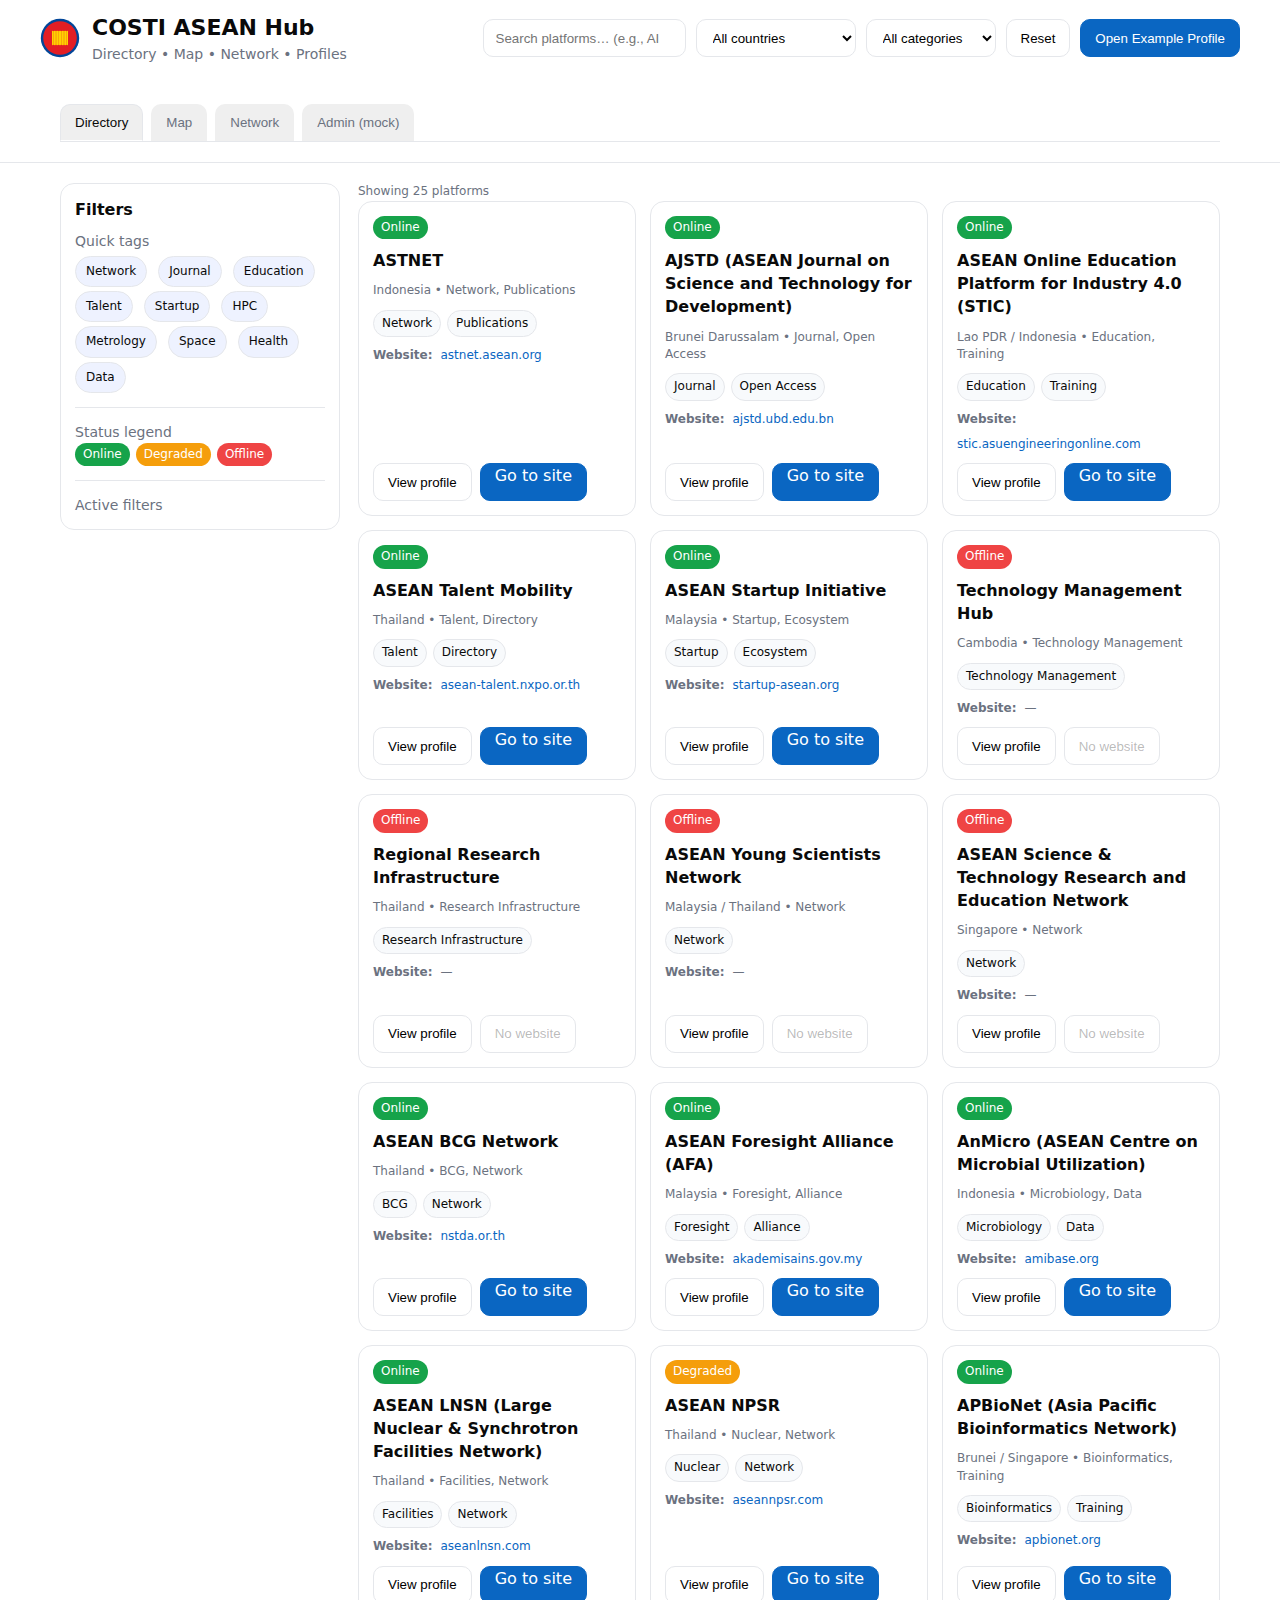
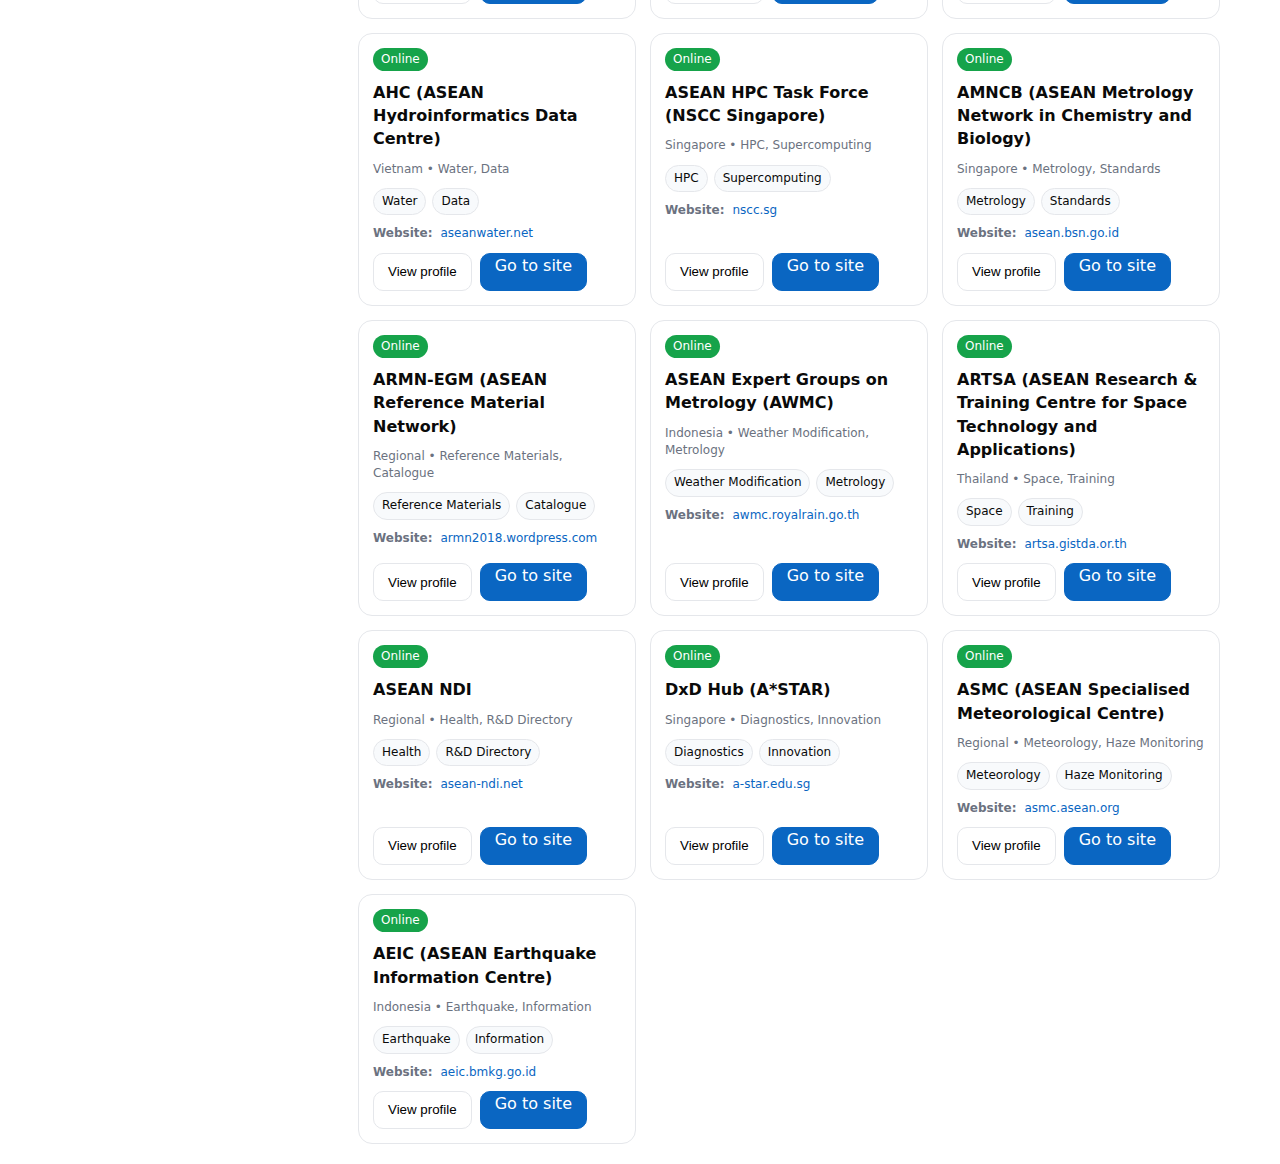
<file: costi_asean_hub_uiux_mockup_v_1.html>
<!DOCTYPE html>
<html lang="en">
<head>
<meta charset="utf-8" />
<meta name="viewport" content="width=device-width, initial-scale=1" />
<title>COSTI ASEAN Hub – UI/UX Mockup v0.1</title>
<style>
  :root{
    --bg:#ffffff; --text:#0a0a0a; --muted:#6b7280; --accent:#0a66c2; --accent-2:#0b9;
    --ok:#16a34a; --warn:#f59e0b; --bad:#ef4444; --card:#ffffff; --line:#e5e7eb; --chip:#eef2ff;
  }
  *{box-sizing:border-box}
  body{margin:0;background:var(--bg);color:var(--text);font:16px/1.45 system-ui,-apple-system,Segoe UI,Roboto,Helvetica,Arial,"Apple Color Emoji","Segoe UI Emoji"}
  .container{max-width:1200px;margin:auto;padding:20px}
  header{position:sticky;top:0;background:var(--bg);border-bottom:1px solid var(--line);z-index:10}
  .brand{display:flex;align-items:center;gap:12px}
  .logo{width:40px;height:40px;border-radius:10px;background:linear-gradient(135deg,var(--accent),var(--accent-2));}
  h1{font-size:22px;margin:0}
  .sub{color:var(--muted);font-size:14px}
  .topbar{display:flex;justify-content:space-between;align-items:center;gap:16px;padding:12px 0}
  .controls{display:flex;flex-wrap:wrap;gap:10px;align-items:center}
  input[type="search"], select{height:38px;padding:0 12px;border:1px solid var(--line);border-radius:10px;background:#fff}
  .btn{height:38px;padding:0 14px;border-radius:10px;border:1px solid var(--line);background:#fff;cursor:pointer}
  .btn.primary{background:var(--accent);border-color:var(--accent);color:#fff}
  .tabs{display:flex;gap:8px;border-bottom:1px solid var(--line);margin-top:8px}
  .tab{padding:10px 14px;border:1px solid transparent;border-top-left-radius:10px;border-top-right-radius:10px;cursor:pointer;color:var(--muted)}
  .tab.active{border-color:var(--line);border-bottom-color:var(--bg);color:var(--text)}
  main{padding-top:14px}
  .grid{display:grid;grid-template-columns:280px 1fr;gap:18px}
  aside{border:1px solid var(--line);border-radius:14px;padding:14px;position:sticky;top:76px;height:fit-content;background:#fff}
  aside h3{margin:0 0 10px 0;font-size:16px}
  .chip{display:inline-flex;align-items:center;padding:6px 10px;border-radius:999px;background:var(--chip);border:1px solid var(--line);font-size:12px;margin:4px 6px 0 0}
  .cards{display:grid;grid-template-columns:repeat(3,1fr);gap:14px}
  .card{border:1px solid var(--line);border-radius:14px;background:var(--card);padding:14px;display:flex;flex-direction:column;gap:10px}
  .card h4{margin:0;font-size:16px}
  .meta{display:flex;flex-wrap:wrap;gap:6px;color:var(--muted);font-size:12px}
  .tags{display:flex;flex-wrap:wrap;gap:6px}
  .tag{font-size:12px;padding:4px 8px;border-radius:999px;background:#f8fafc;border:1px solid var(--line)}
  .status{font-size:12px;padding:3px 8px;border-radius:999px;color:#fff}
  .s-ok{background:var(--ok)}
  .s-warn{background:var(--warn)}
  .s-bad{background:var(--bad)}
  .card .actions{display:flex;gap:8px;margin-top:auto}
  .section{border:1px solid var(--line);border-radius:14px;padding:14px;background:#fff}
  .section h3{margin:0 0 8px 0}
  /* Map placeholder */
  .map{width:100%;height:360px;border-radius:12px;border:1px dashed var(--line);position:relative;background:repeating-linear-gradient(45deg,#fafafa,#fafafa 10px,#f5f5f5 10px,#f5f5f5 20px)}
  .pin{position:absolute;width:10px;height:10px;background:var(--accent);border-radius:999px;box-shadow:0 0 0 3px rgba(10,102,194,.15)}
  .pin::after{content:attr(data-label);position:absolute;left:12px;top:-4px;background:#fff;border:1px solid var(--line);padding:2px 6px;border-radius:8px;font-size:12px;color:var(--text)}
  /* Network placeholder */
  .net{width:100%;height:360px;border-radius:12px;border:1px dashed var(--line);position:relative;background:#fafafa}
  .node{position:absolute;width:34px;height:34px;border-radius:999px;background:#fff;border:2px solid var(--accent);display:flex;align-items:center;justify-content:center;font-size:12px}
  .edge{position:absolute;height:2px;background:#cbd5e1;transform-origin:left center}
  /* Drawer */
  .drawer{position:fixed;inset:0;background:rgba(0,0,0,.25);display:none;align-items:flex-end}
  .drawer.open{display:flex}
  .panel{background:#fff;width:100%;max-height:80vh;border-top-left-radius:16px;border-top-right-radius:16px;padding:16px 18px;overflow:auto}
  .panel h3{margin:4px 0 10px 0}
  .row{display:flex;gap:12px;flex-wrap:wrap}
  .kpi{min-width:160px;border:1px solid var(--line);border-radius:12px;padding:10px}
  /* Responsive */
  @media (max-width: 1080px){ .cards{grid-template-columns:repeat(2,1fr)} }
  @media (max-width: 820px){ .grid{grid-template-columns:1fr} aside{position:static} .cards{grid-template-columns:1fr} }
  a{color:var(--accent);text-decoration:none}
  a:hover{text-decoration:underline}
  .muted{color:var(--muted)}
  .meta.linkline{gap:8px}
  .logo svg{width:100%;height:100%;display:block;border-radius:8px}
</style>
</head>
<body>
<header>
  <div class="container topbar" aria-label="Global header">
    <div class="brand" aria-label="Brand">
      <div class="logo" role="img" aria-label="ASEAN emblem" style="background:none">
        <svg viewBox="0 0 100 100" xmlns="http://www.w3.org/2000/svg">
          <title>ASEAN emblem (mockup)</title>
          <circle cx="50" cy="50" r="48" fill="#014699"/>
          <circle cx="50" cy="50" r="42" fill="#E31E24"/>
          <g transform="translate(50,50)" fill="#FFD200">
            <rect x="-20" y="-18" width="4" height="36" rx="2"/>
            <rect x="-16" y="-18" width="4" height="36" rx="2"/>
            <rect x="-12" y="-18" width="4" height="36" rx="2"/>
            <rect x="-8" y="-18" width="4" height="36" rx="2"/>
            <rect x="-4" y="-18" width="4" height="36" rx="2"/>
            <rect x="0" y="-18" width="4" height="36" rx="2"/>
            <rect x="4" y="-18" width="4" height="36" rx="2"/>
            <rect x="8" y="-18" width="4" height="36" rx="2"/>
            <rect x="12" y="-18" width="4" height="36" rx="2"/>
            <rect x="16" y="-18" width="4" height="36" rx="2"/>
          </g>
        </svg>
      </div>
      <div>
        <h1>COSTI ASEAN Hub</h1>
        <div class="sub">Directory • Map • Network • Profiles</div>
      </div>
    </div>
    <div class="controls" role="group" aria-label="Quick controls">
      <input id="q" type="search" placeholder="Search platforms… (e.g., AI, data, funding)" aria-label="Search" />
      <select id="country" aria-label="Filter by country">
        <option value="">All countries</option>
        <option>Thailand</option><option>Singapore</option><option>Malaysia</option><option>Indonesia</option><option>Viet Nam</option><option>Philippines</option><option>Brunei Darussalam</option><option>Cambodia</option><option>Lao PDR</option><option>Myanmar</option>
      </select>
      <select id="category" aria-label="Filter by category">
        <option value="">All categories</option>
        <option>Network</option><option>Journal</option><option>Education</option><option>Talent</option><option>Startup</option><option>Facilities</option><option>Nuclear</option><option>Bioinformatics</option><option>Water</option><option>HPC</option><option>Metrology</option><option>Space</option><option>Health</option><option>Diagnostics</option><option>Data</option><option>Standards</option>
      </select>
      <button class="btn" id="reset">Reset</button>
      <button class="btn primary" id="open-drawer" aria-expanded="false">Open Example Profile</button>
    </div>
  </div>
  <div class="container">
    <nav class="tabs" aria-label="Primary views">
      <button class="tab active" data-tab="directory">Directory</button>
      <button class="tab" data-tab="map">Map</button>
      <button class="tab" data-tab="network">Network</button>
      <button class="tab" data-tab="admin">Admin (mock)</button>
    </nav>
  </div>
</header>

<main class="container">
  <div id="view-directory" class="view">
    <div class="grid">
      <aside aria-label="Filters">
        <h3>Filters</h3>
        <div class="sub">Quick tags</div>
        <div>
          <span class="chip" data-quick="Network">Network</span>
          <span class="chip" data-quick="Journal">Journal</span>
          <span class="chip" data-quick="Education">Education</span>
          <span class="chip" data-quick="Talent">Talent</span>
          <span class="chip" data-quick="Startup">Startup</span>
          <span class="chip" data-quick="HPC">HPC</span>
          <span class="chip" data-quick="Metrology">Metrology</span>
          <span class="chip" data-quick="Space">Space</span>
          <span class="chip" data-quick="Health">Health</span>
          <span class="chip" data-quick="Data">Data</span>
        </div>
        <hr style="border:none;border-top:1px solid var(--line);margin:14px 0">
        <div class="sub">Status legend</div>
        <div class="meta" aria-hidden="true">
          <span class="status s-ok">Online</span>
          <span class="status s-warn">Degraded</span>
          <span class="status s-bad">Offline</span>
        </div>
        <hr style="border:none;border-top:1px solid var(--line);margin:14px 0">
        <div class="sub">Active filters</div>
        <div id="activeFilters" class="tags"></div>
      </aside>
      <section>
        <div class="meta" id="resultCount">Showing 0 platforms</div>
        <div class="cards" id="cards"></div>
      </section>
    </div>
  </div>

  <div id="view-map" class="view" style="display:none">
    <section class="section">
      <h3>Map View (mock)</h3>
      <div class="map" aria-label="Map placeholder">
        <div class="pin" style="left:52%;top:46%" data-label="Thailand (6)"></div>
        <div class="pin" style="left:57%;top:51%" data-label="Malaysia (3)"></div>
        <div class="pin" style="left:60%;top:48%" data-label="Singapore (2)"></div>
        <div class="pin" style="left:48%;top:52%" data-label="Myanmar (1)"></div>
        <div class="pin" style="left:66%;top:45%" data-label="Philippines (2)"></div>
        <div class="pin" style="left:64%;top:43%" data-label="Viet Nam (3)"></div>
        <div class="pin" style="left:55%;top:44%" data-label="Lao PDR (1)"></div>
        <div class="pin" style="left:59%;top:54%" data-label="Indonesia (4)"></div>
        <div class="pin" style="left:62%;top:50%" data-label="Brunei (1)"></div>
        <div class="pin" style="left:58%;top:47%" data-label="Cambodia (2)"></div>
      </div>
      <p class="sub" style="margin-top:10px">Note: Static mock. Real map would use MapLibre/Leaflet with clustering & filters.</p>
    </section>
  </div>

  <div id="view-network" class="view" style="display:none">
    <section class="section">
      <h3>Network View (mock)</h3>
      <div class="net" aria-label="Network placeholder" id="net"></div>
      <p class="sub" style="margin-top:10px">Note: Static mock. Real view would use force-directed layout + filters by relation type.</p>
    </section>
  </div>

  <div id="view-admin" class="view" style="display:none">
    <section class="section">
      <h3>Admin Console (mock)</h3>
      <div class="row">
        <div class="kpi"><div class="sub">Submissions pending</div><div style="font-size:28px;font-weight:800">3</div></div>
        <div class="kpi"><div class="sub">Link errors (24h)</div><div style="font-size:28px;font-weight:800;color:var(--bad)">2</div></div>
        <div class="kpi"><div class="sub">Metadata completeness</div><div style="font-size:28px;font-weight:800">84%</div></div>
      </div>
      <ul>
        <li>Approve/Reject new platform submissions</li>
        <li>Re-index search, manage categories & tags</li>
        <li>Set link-health schedule & thresholds</li>
      </ul>
    </section>
  </div>
</main>

<!-- Drawer: Platform Profile (example) -->
<div class="drawer" id="drawer" role="dialog" aria-modal="true" aria-labelledby="profileTitle">
  <div class="panel">
    <div class="row" style="justify-content:space-between;align-items:center">
      <h3 id="profileTitle">ASEAN STI Hub (Example Profile)</h3>
      <button class="btn" id="close-drawer" aria-label="Close">Close</button>
    </div>
    <div class="meta">Country: Thailand • Category: Research, Data Catalog • Status: <span class="status s-ok">Online</span></div>
    <p>Regional hub for science, technology and innovation content. Deep links to news, events, and API docs.</p>
    <div class="row">
      <div class="kpi"><div class="sub">Last checked</div><div style="font-weight:700">2025‑09‑19 09:00</div></div>
      <div class="kpi"><div class="sub">30‑day clicks</div><div style="font-weight:700">1,264</div></div>
      <div class="kpi"><div class="sub">Feeds</div><div style="font-weight:700">News, Events</div></div>
    </div>
    <h4>Deep Links</h4>
    <ul>
      <li><a href="#" aria-label="Open site" onclick="event.preventDefault()">Main website</a></li>
      <li><a href="#" onclick="event.preventDefault()">News feed (JSON)</a></li>
      <li><a href="#" onclick="event.preventDefault()">Events (ICS)</a></li>
      <li><a href="#" onclick="event.preventDefault()">API docs</a></li>
    </ul>
  </div>
</div>

<script>
// --- Mock data ---
const platforms = [
  {name:"ASTNET", country:"Indonesia", url:"https://astnet.asean.org", categories:["Network","Publications"], status:"online"},
  {name:"AJSTD (ASEAN Journal on Science and Technology for Development)", country:"Brunei Darussalam", url:"https://ajstd.ubd.edu.bn", categories:["Journal","Open Access"], status:"online"},
  {name:"ASEAN Online Education Platform for Industry 4.0 (STIC)", country:"Lao PDR / Indonesia", url:"https://stic.asuengineeringonline.com", categories:["Education","Training"], status:"online"},
  {name:"ASEAN Talent Mobility", country:"Thailand", url:"https://asean-talent.nxpo.or.th/home", categories:["Talent","Directory"], status:"online"},
  {name:"ASEAN Startup Initiative", country:"Malaysia", url:"https://startup-asean.org", categories:["Startup","Ecosystem"], status:"online"},
  {name:"Technology Management Hub", country:"Cambodia", url:"", categories:["Technology Management"], status:"offline"},
  {name:"Regional Research Infrastructure", country:"Thailand", url:"", categories:["Research Infrastructure"], status:"offline"},
  {name:"ASEAN Young Scientists Network", country:"Malaysia / Thailand", url:"", categories:["Network"], status:"offline"},
  {name:"ASEAN Science & Technology Research and Education Network", country:"Singapore", url:"", categories:["Network"], status:"offline"},
  {name:"ASEAN BCG Network", country:"Thailand", url:"https://www.nstda.or.th/en/about-asean-bcg-network.html", categories:["BCG","Network"], status:"online"},
  {name:"ASEAN Foresight Alliance (AFA)", country:"Malaysia", url:"https://www.akademisains.gov.my/ar22/asean-foresight-alliance-afa/", categories:["Foresight","Alliance"], status:"online"},
  {name:"AnMicro (ASEAN Centre on Microbial Utilization)", country:"Indonesia", url:"https://amibase.org", categories:["Microbiology","Data"], status:"online"},
  {name:"ASEAN LNSN (Large Nuclear & Synchrotron Facilities Network)", country:"Thailand", url:"https://aseanlnsn.com/", categories:["Facilities","Network"], status:"online"},
  {name:"ASEAN NPSR", country:"Thailand", url:"https://aseannpsr.com", categories:["Nuclear","Network"], status:"degraded"},
  {name:"APBioNet (Asia Pacific Bioinformatics Network)", country:"Brunei / Singapore", url:"http://www.apbionet.org", categories:["Bioinformatics","Training"], status:"online"},
  {name:"AHC (ASEAN Hydroinformatics Data Centre)", country:"Vietnam", url:"https://www.aseanwater.net/", categories:["Water","Data"], status:"online"},
  {name:"ASEAN HPC Task Force (NSCC Singapore)", country:"Singapore", url:"https://www.nscc.sg/", categories:["HPC","Supercomputing"], status:"online"},
  {name:"AMNCB (ASEAN Metrology Network in Chemistry and Biology)", country:"Singapore", url:"https://asean.bsn.go.id/", categories:["Metrology","Standards"], status:"online"},
  {name:"ARMN-EGM (ASEAN Reference Material Network)", country:"Regional", url:"https://armn2018.wordpress.com", categories:["Reference Materials","Catalogue"], status:"online"},
  {name:"ASEAN Expert Groups on Metrology (AWMC)", country:"Indonesia", url:"https://awmc.royalrain.go.th/asean/", categories:["Weather Modification","Metrology"], status:"online"},
  {name:"ARTSA (ASEAN Research & Training Centre for Space Technology and Applications)", country:"Thailand", url:"https://artsa.gistda.or.th", categories:["Space","Training"], status:"online"},
  {name:"ASEAN NDI", country:"Regional", url:"http://www.asean-ndi.net", categories:["Health","R&D Directory"], status:"online"},
  {name:"DxD Hub (A*STAR)", country:"Singapore", url:"https://www.a-star.edu.sg/dxdhub/about-dxd-hub", categories:["Diagnostics","Innovation"], status:"online"},
  {name:"ASMC (ASEAN Specialised Meteorological Centre)", country:"Regional", url:"https://asmc.asean.org/home/", categories:["Meteorology","Haze Monitoring"], status:"online"},
  {name:"AEIC (ASEAN Earthquake Information Centre)", country:"Indonesia", url:"https://aeic.bmkg.go.id", categories:["Earthquake","Information"], status:"online"}
];

const cardsEl = document.getElementById('cards');
const qEl = document.getElementById('q');
const countryEl = document.getElementById('country');
const categoryEl = document.getElementById('category');
const resultCountEl = document.getElementById('resultCount');
const activeFiltersEl = document.getElementById('activeFilters');

function statusPill(status){
  const map = {online:'s-ok', degraded:'s-warn', offline:'s-bad'};
  const txt = status.charAt(0).toUpperCase()+status.slice(1);
  return `<span class="status ${map[status]}">${txt}</span>`;
}

function displayDomain(url){
  try { const u = new URL(url); return u.hostname.replace(/^www\./,''); } catch(e){ return url; }
}

function render(){
  const q = qEl.value.trim().toLowerCase();
  const ctry = countryEl.value;
  const cat = categoryEl.value;
  activeFiltersEl.innerHTML = '';
  const chips = [];
  if(q) chips.push(`<span class="tag">q: ${q}</span>`);
  if(ctry) chips.push(`<span class="tag">${ctry}</span>`);
  if(cat) chips.push(`<span class="tag">${cat}</span>`);
  activeFiltersEl.innerHTML = chips.join('');

  const filtered = platforms.filter(p => {
    const matchesQ = !q || `${p.name} ${p.country} ${p.categories.join(' ')}`.toLowerCase().includes(q);
    const matchesC = !ctry || p.country === ctry;
    const matchesCat = !cat || p.categories.includes(cat);
    return matchesQ && matchesC && matchesCat;
  });

  resultCountEl.textContent = `Showing ${filtered.length} platform${filtered.length!==1?'s':''}`;
  cardsEl.innerHTML = filtered.map(p => `
    <article class="card" role="article" aria-label="${p.name}">
      <div class="meta">${statusPill(p.status)}</div>
      <h4>${p.name}</h4>
      <div class="meta">${p.country} • ${p.categories.join(', ')}</div>
      <div class="tags">${p.categories.map(x=>`<span class="tag">${x}</span>`).join('')}</div>
      <div class="meta linkline"><strong>Website:</strong> ${p.url ? '<a href="'+p.url+'" target="_blank" rel="noopener noreferrer">'+displayDomain(p.url)+'</a>' : '<span class="muted">—</span>'}</div>
      <div class="actions">
        <button class="btn" onclick="openDrawer('${p.name}')">View profile</button>
        ${p.url ? '<a class="btn primary" href="'+p.url+'" target="_blank" rel="noopener">Go to site</a>' : '<button class="btn" disabled>No website</button>'}
      </div>
    </article>
  `).join('');
}

qEl.addEventListener('input', render);
countryEl.addEventListener('change', render);
categoryEl.addEventListener('change', render);

document.getElementById('reset').addEventListener('click', ()=>{
  qEl.value=''; countryEl.value=''; categoryEl.value=''; render();
});

document.querySelectorAll('.chip').forEach(ch=>{
  ch.addEventListener('click', ()=>{ categoryEl.value = ch.dataset.quick; render(); });
});

// Tabs
const tabs = document.querySelectorAll('.tab');
const views = {
  directory: document.getElementById('view-directory'),
  map: document.getElementById('view-map'),
  network: document.getElementById('view-network'),
  admin: document.getElementById('view-admin')
};

tabs.forEach(t=>{
  t.addEventListener('click', ()=>{
    tabs.forEach(x=>x.classList.remove('active'));
    t.classList.add('active');
    Object.values(views).forEach(v=>v.style.display='none');
    views[t.dataset.tab].style.display='block';
  });
});

// Drawer
const drawer = document.getElementById('drawer');
function openDrawer(name){
  document.getElementById('profileTitle').textContent = name + ' (Example Profile)';
  drawer.classList.add('open');
  document.getElementById('open-drawer').setAttribute('aria-expanded','true');
}
document.getElementById('open-drawer').addEventListener('click',()=>openDrawer('ASEAN STI Hub'));
document.getElementById('close-drawer').addEventListener('click',()=>{drawer.classList.remove('open');document.getElementById('open-drawer').setAttribute('aria-expanded','false')});
drawer.addEventListener('click', (e)=>{ if(e.target===drawer){ drawer.classList.remove('open'); document.getElementById('open-drawer').setAttribute('aria-expanded','false') }});

// Network mock nodes/edges
(function(){
  const net = document.getElementById('net');
  const nodes = [
    {id:'TH', x:120, y:140, label:'TH'},
    {id:'SG', x:360, y:240, label:'SG'},
    {id:'MY', x:240, y:300, label:'MY'},
    {id:'VN', x:520, y:140, label:'VN'},
    {id:'ID', x:580, y:300, label:'ID'},
    {id:'PH', x:740, y:180, label:'PH'}
  ];
  const edges = [ ['TH','SG'], ['TH','MY'], ['SG','MY'], ['VN','PH'], ['VN','SG'], ['MY','ID'] ];
  // draw edges
  edges.forEach(([a,b])=>{
    const na = nodes.find(n=>n.id===a), nb = nodes.find(n=>n.id===b);
    const dx = nb.x - na.x, dy = nb.y - na.y; const len = Math.hypot(dx,dy);
    const ang = Math.atan2(dy,dx)*180/Math.PI;
    const edge = document.createElement('div'); edge.className='edge';
    edge.style.left = na.x+17+'px'; edge.style.top = na.y+17+'px'; edge.style.width = len+'px'; edge.style.transform = `rotate(${ang}deg)`;
    net.appendChild(edge);
  });
  // draw nodes
  nodes.forEach(n=>{
    const el = document.createElement('div'); el.className='node'; el.style.left=n.x+'px'; el.style.top=n.y+'px'; el.textContent=n.label; net.appendChild(el);
  });
})();

// init
render();
</script>
</body>
</html>
</file>
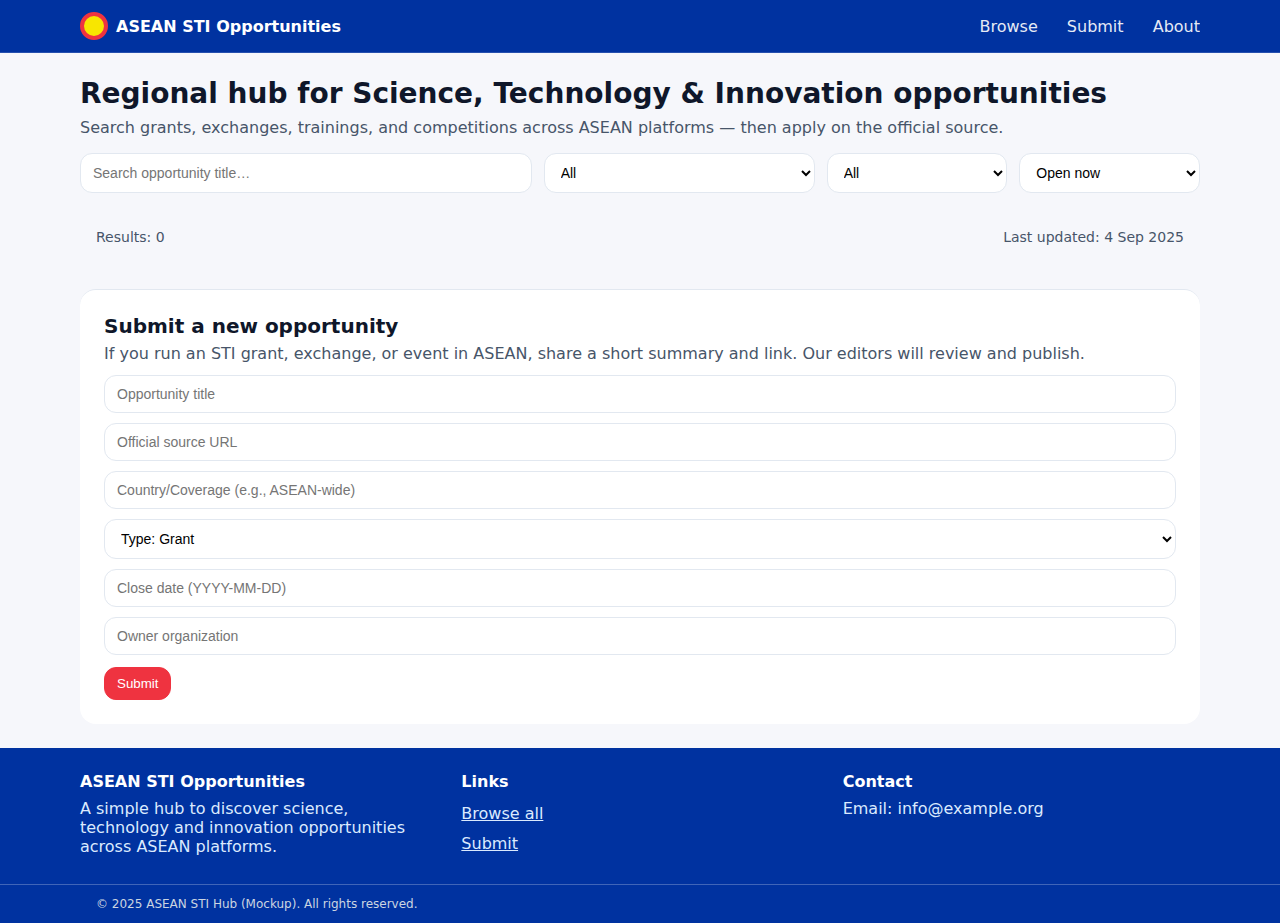
<file: test.html>
<!doctype html>
<html lang="en">
<head>
  <meta charset="utf-8" />
  <meta name="viewport" content="width=device-width, initial-scale=1" />
  <title>ASEAN STI Opportunities Platform — Mockup</title>
  <style>
    :root{
      --blue:#0032A0; --red:#EF3340; --yellow:#F8E600;
      --bg:#F6F7FB; --text:#0F172A; --muted:#475569; --card:#FFFFFF; --border:#E2E8F0;
    }
    *{box-sizing:border-box}
    html,body{height:100%}
    body{margin:0;font-family:ui-sans-serif,system-ui,-apple-system,Segoe UI,Roboto,Ubuntu,Cantarell,Noto Sans,"Helvetica Neue",Arial,"Apple Color Emoji","Segoe UI Emoji";color:var(--text);background:var(--bg)}
    a{color:inherit}
    /* Layout */
    .container{max-width:1120px;margin:0 auto;padding:0 16px}
    header{position:sticky;top:0;z-index:20;background:var(--blue);color:#fff;border-bottom:1px solid rgba(255,255,255,.15)}
    header .bar{display:flex;align-items:center;justify-content:space-between;padding:12px 0}
    nav a{opacity:.9;text-decoration:none;margin-left:24px}
    nav a:hover{color:var(--yellow)}
    .hero{padding:24px 0}
    .hero h1{font-size:clamp(1.25rem,2.5vw,1.75rem);margin:0 0 8px;font-weight:600}
    .hero p{margin:0;color:var(--muted)}
    /* Filters */
    .filters{display:grid;grid-template-columns:1fr;gap:12px;margin-top:16px}
    @media(min-width:768px){.filters{grid-template-columns:5fr 3fr 2fr 2fr}}
    .input,.select{border:1px solid var(--border);background:#fff;border-radius:12px;padding:10px 12px;font-size:14px;width:100%}
    /* Results bar */
    .resultsbar{display:flex;align-items:center;justify-content:space-between;margin:12px 0 16px;color:var(--muted);font-size:14px}
    /* Grid */
    .grid{display:grid;grid-template-columns:repeat(auto-fit,minmax(280px,1fr));gap:16px}
    .card{background:#fff;border:1px solid var(--border);border-radius:16px;padding:16px;box-shadow:0 1px 2px rgba(0,0,0,.04)}
    .card h3{margin:0;font-weight:600;line-height:1.25;max-height:3.2em;overflow:hidden;display:-webkit-box;-webkit-line-clamp:2;-webkit-box-orient:vertical;word-break:break-word}
    .row{display:flex;align-items:flex-start;justify-content:space-between;gap:8px}
    /* Badges */
    .badges{display:flex;flex-wrap:wrap;gap:8px;margin-top:8px;color:#1e293b}
    .badge{border:1px solid var(--blue);color:var(--blue);font-size:12px;border-radius:999px;padding:2px 8px;max-width:100%}
    .badge > span{display:inline-block;max-width:12rem;white-space:nowrap;overflow:hidden;text-overflow:ellipsis;vertical-align:bottom}
    .status{border-color:var(--blue);color:var(--blue)}
    .status.status--warn{border-color:var(--yellow);color:#b98f00}
    .status.status--closed{border-color:#fca5a5;color:#b91c1c}
    .meta{margin-top:10px;color:#334155;font-size:13px}
    .actions{margin-top:12px;display:flex;align-items:center;justify-content:space-between;font-size:13px}
    .btn{border-radius:12px;border:1px solid var(--blue);padding:8px 12px;background:#fff;color:var(--blue);text-decoration:none}
    .btn:hover{background:#eff6ff}
    .btn.primary{background:var(--red);border-color:var(--red);color:#fff}
    .btn.primary:hover{filter:brightness(.95)}
    /* Footer */
    footer{margin-top:24px;background:var(--blue);color:#fff}
    footer .inner{display:grid;gap:24px;padding:24px 0}
    @media(min-width:768px){footer .inner{grid-template-columns:1fr 1fr 1fr}}
    footer .muted{color:#dbeafe}
    .footbar{border-top:1px solid rgba(255,255,255,.25);font-size:12px;color:#cbd5e1;padding:12px 0}
    /* Modal */
    .overlay{position:fixed;inset:0;background:rgba(0,0,0,.4);display:none;align-items:flex-end;justify-content:center;padding:16px}
    @media(min-width:768px){.overlay{align-items:center}}
    .modal{background:#fff;border-radius:16px;max-width:720px;width:100%;max-height:80vh;overflow:auto;border:1px solid var(--border);padding:16px}
    .overlay.show{display:flex}
  </style>
</head>
<body>
  <header>
    <div class="container bar">
      <div style="display:flex;align-items:center;gap:8px">
        <div style="width:28px;height:28px;border-radius:50%;background:var(--yellow);border:4px solid var(--red)"></div>
        <strong>ASEAN STI Opportunities</strong>
      </div>
      <nav>
        <a href="#browse">Browse</a>
        <a href="#submit">Submit</a>
        <a href="#about">About</a>
      </nav>
    </div>
  </header>

  <main>
    <section class="container hero">
      <h1>Regional hub for Science, Technology &amp; Innovation opportunities</h1>
      <p>Search grants, exchanges, trainings, and competitions across ASEAN platforms — then apply on the official source.</p>
      <div class="filters">
        <input id="q" class="input" placeholder="Search opportunity title…" />
        <select id="country" class="select"></select>
        <select id="type" class="select"></select>
        <select id="window" class="select"></select>
      </div>
    </section>

    <section id="browse" class="container">
      <div class="resultsbar">
        <div>Results: <span id="count"><!-- filled by JS --></span></div>
        <div>Last updated: 4 Sep 2025</div>
      </div>
      <div id="grid" class="grid"></div>
    </section>

    <section id="submit" class="container" style="background:#fff;border-top:1px solid var(--border);margin-top:28px;padding:24px;border-radius:16px">
      <h2 style="margin:0 0 6px;font-size:20px;font-weight:600">Submit a new opportunity</h2>
      <p class="muted" style="margin:0 0 12px;color:var(--muted)">If you run an STI grant, exchange, or event in ASEAN, share a short summary and link. Our editors will review and publish.</p>
      <div style="display:grid;grid-template-columns:1fr;gap:10px">
        <input class="input" placeholder="Opportunity title" />
        <input class="input" placeholder="Official source URL" />
        <input class="input" placeholder="Country/Coverage (e.g., ASEAN-wide)" />
        <select class="select">
          <option>Type: Grant</option>
          <option>Type: Exchange</option>
          <option>Type: Training</option>
          <option>Type: Competition</option>
          <option>Type: Fellowship</option>
        </select>
        <input class="input" placeholder="Close date (YYYY-MM-DD)" />
        <input class="input" placeholder="Owner organization" />
      </div>
      <button class="btn primary" style="margin-top:12px">Submit</button>
    </section>
  </main>

  <footer id="about">
    <div class="container inner">
      <div>
        <div style="font-weight:600">ASEAN STI Opportunities</div>
        <p class="muted" style="margin:8px 0 0">A simple hub to discover science, technology and innovation opportunities across ASEAN platforms.</p>
      </div>
      <div>
        <div style="font-weight:600">Links</div>
        <ul style="list-style:none;padding:0;margin:8px 0 0;line-height:1.9" class="muted">
          <li><a href="#browse" style="color:#dbeafe;text-decoration:underline">Browse all</a></li>
          <li><a href="#submit" style="color:#dbeafe;text-decoration:underline">Submit</a></li>
        </ul>
      </div>
      <div>
        <div style="font-weight:600">Contact</div>
        <p class="muted" style="margin:8px 0 0">Email: info@example.org</p>
      </div>
    </div>
    <div class="footbar">
      <div class="container">© 2025 ASEAN STI Hub (Mockup). All rights reserved.</div>
    </div>
  </footer>

  <!-- Modal -->
  <div id="overlay" class="overlay" role="dialog" aria-modal="true" aria-label="Opportunity details">
    <div class="modal">
      <div style="display:flex;align-items:flex-start;justify-content:space-between;gap:12px">
        <h3 id="md-title" style="margin:0;font-size:18px;font-weight:600"></h3>
        <button id="md-close" class="btn" style="border-color:#cbd5e1;color:#334155">Close</button>
      </div>
      <div style="display:grid;grid-template-columns:1fr;gap:8px;margin-top:8px;font-size:14px;color:#334155">
        <div><span style="color:#64748b">Country/Coverage: </span><span id="md-country"></span></div>
        <div><span style="color:#64748b">Type: </span><span id="md-type"></span></div>
        <div><span style="color:#64748b">Audience: </span><span id="md-audience"></span></div>
        <div><span style="color:#64748b">Open–Close: </span><span id="md-window"></span></div>
        <div><span style="color:#64748b">Owner: </span><span id="md-owner"></span></div>
      </div>
      <div style="margin-top:10px;color:#0f172a;font-size:14px">
        <p id="md-elig" style="margin:0 0 6px"><strong>Eligibility:</strong> </p>
        <p id="md-benefits" style="margin:0 0 6px"><strong>Benefits:</strong> </p>
      </div>
      <div style="margin-top:12px;display:flex;gap:8px">
        <a id="md-link" class="btn" href="#" target="_blank">Go to official source</a>
        <button id="md-close2" class="btn primary">Close window</button>
      </div>
    </div>
  </div>

  <script>
    const COLORS = { blue: '#0032A0', red: '#EF3340', yellow: '#F8E600' };
    const SAMPLE = [
      {id:'STM-2025-001',title:'ASEAN–EU Joint Research Grant (Climate Adaptation)',country:'ASEAN-wide',type:'Grant',audience:'Researchers',eligibility:'ASEAN nationals, MSc/PhD',benefits:'Research grant + travel',open_date:'2025-08-01',close_date:'2025-10-15',owner_org:'SEA–EU JFS',official_url:'#'},
      {id:'STM-2025-002',title:'Laboratory Exchange (Sakura Science)',country:'Japan + ASEAN',type:'Exchange',audience:'Students/Researchers',eligibility:'Higher-education institutions in ASEAN',benefits:'Travel + lab access',open_date:'2025-07-20',close_date:'2025-09-20',owner_org:'JST',official_url:'#'},
      {id:'STM-2025-003',title:'Short-course: Data & AI for SMEs',country:'Thailand',type:'Training',audience:'SMEs/Startups',eligibility:'ASEAN-based entrepreneurs',benefits:'Free course + mentoring',open_date:'2025-08-10',close_date:'2025-09-05',owner_org:'COSTI',official_url:'#'},
      {id:'STM-2025-004',title:'Smart Cities Innovation Challenge (ASCN)',country:'ASEAN-wide',type:'Competition',audience:'Local gov / research teams',eligibility:'Teams in the ASCN network',benefits:'Prize + showcase',open_date:'2025-07-01',close_date:'2025-11-01',owner_org:'ASCN',official_url:'#'},
      {id:'STM-2025-005',title:'Technology Transfer Platform Development Grant (TMH)',country:'ASEAN-wide',type:'Grant',audience:'Universities/Research centres',eligibility:'Interdisciplinary consortia',benefits:'Project budget + coaching',open_date:'2025-08-20',close_date:'2025-10-05',owner_org:'COSTI/EU',official_url:'#'},
      {id:'STM-2025-006',title:'ASEAN IVO – Call for Proposals (ICT)',country:'ASEAN + Japan',type:'Grant',audience:'Researchers/Institutions',eligibility:'ASEAN IVO network',benefits:'Project funding',open_date:'2025-08-05',close_date:'2025-09-25',owner_org:'NICT',official_url:'#'},
      {id:'STM-2025-007',title:'ASEAN S&T Fellowship (Science Policy)',country:'ASEAN-wide',type:'Fellowship',audience:'Early-career scientists',eligibility:'ASEAN nationals',benefits:'Stipend + mentorship',open_date:'2025-09-01',close_date:'2025-10-10',owner_org:'ASEAN Foundation',official_url:'#'},
      {id:'STM-2025-008',title:'ASTIW Exhibition Booth (STI Week)',country:'Malaysia',type:'Competition',audience:'Research teams/Startups',eligibility:'ASEAN nationals',benefits:'Booth + networking',open_date:'2025-07-15',close_date:'2025-09-30',owner_org:'COSTI',official_url:'#'},
      {id:'STM-2025-009',title:'ASEAN Talent Mobility (ATM) – Researcher Placement',country:'ASEAN-wide',type:'Exchange',audience:'Researchers/Professionals',eligibility:'ASEAN nationals; host institution agreement',benefits:'Placement matching; facilitation',open_date:'2025-08-25',close_date:'2025-12-31',owner_org:'ASEAN TALENT (partners)',official_url:'#'},
    ];

    const $ = sel => document.querySelector(sel);
    const $$ = sel => Array.from(document.querySelectorAll(sel));

    const fmtDate = iso => {
      const [y,m,d] = iso.split('-');
      return `${d}/${m}/${y}`;
    };
    const daysLeft = (iso) => {
      const cd = new Date(`${iso}T23:59:00`);
      const now = new Date();
      return Math.ceil((cd - now) / (1000*60*60*24));
    };

    const countrySel = $('#country');
    const typeSel = $('#type');
    const windowSel = $('#window');

    const countries = ['All','ASEAN-wide','Thailand','Malaysia','Indonesia','Vietnam','Philippines','Singapore','Japan + ASEAN','ASEAN + Japan'];
    countries.forEach(c=>{ const o=document.createElement('option'); o.value=c; o.textContent=c; countrySel.appendChild(o); });
    const types = ['All','Grant','Exchange','Training','Competition','Fellowship'];
    types.forEach(t=>{ const o=document.createElement('option'); o.value=t; o.textContent=t; typeSel.appendChild(o); });
    const windows = ['All','Open now','Closing soon (≤14 days)','Closed'];
    windows.forEach(w=>{ const o=document.createElement('option'); o.value=w; o.textContent=w; windowSel.appendChild(o); });

    function badge(text, cls='badge'){
      return `<span class="${cls}"><span>${text}</span></span>`;
    }

    function render(){
      const q = $('#q').value.trim().toLowerCase();
      const country = countrySel.value;
      const type = typeSel.value;
      const win = windowSel.value;

      const data = SAMPLE.filter(it=>{
        const matchQ = !q || it.title.toLowerCase().includes(q);
        const matchC = country==='All' || it.country===country;
        const matchT = type==='All' || it.type===type;
        const d = daysLeft(it.close_date);
        const status = d < 0 ? 'Closed' : d <= 14 ? 'Closing soon (≤14 days)' : 'Open now';
        const matchW = win==='All' || status===win;
        return matchQ && matchC && matchT && matchW;
      });

      $('#count').textContent = data.length;
      const grid = $('#grid');
      grid.innerHTML = data.map(it=>{
        const d = daysLeft(it.close_date);
        const statusText = d < 0 ? 'Closed' : d <= 14 ? 'Closing soon' : 'Open';
        const statusClass = d < 0 ? 'badge status status--closed' : d <= 14 ? 'badge status status--warn' : 'badge status';
        const statusLabel = d < 0 ? 'Closed' : d <= 14 ? `Closing soon` : 'Open';
        const closes = d < 0 ? 'Closed' : (d <= 14 ? `Closing in ${d} days` : `Closes: ${fmtDate(it.close_date)}`);
        return `
          <article class="card">
            <div class="row">
              <h3>${it.title}</h3>
              <span class="${statusClass}"><span>${statusLabel}</span></span>
            </div>
            <div class="badges">
              ${badge(it.country)}
              ${badge(it.type)}
              ${badge(`Audience: ${it.audience}`)}
            </div>
            <div class="meta">${closes}</div>
            <div class="actions">
              <span style="color:#64748b">&nbsp;</span>
              <div style="display:flex;gap:8px">
                <a class="btn" href="${it.official_url}" target="_blank" rel="noopener">Official source</a>
                <button class="btn primary" data-id="${it.id}">View details</button>
              </div>
            </div>
          </article>`;
      }).join('');

      // bind detail buttons
      $$('#grid .btn.primary').forEach(b=>{
        b.addEventListener('click',()=> openDetail(b.getAttribute('data-id')));
      });
    }

    function openDetail(id){
      const it = SAMPLE.find(x=>x.id===id);
      if(!it) return;
      $('#md-title').textContent = it.title;
      $('#md-country').textContent = it.country;
      $('#md-type').textContent = it.type;
      $('#md-audience').textContent = it.audience;
      $('#md-window').textContent = `${fmtDate(it.open_date)} – ${fmtDate(it.close_date)}`;
      $('#md-owner').textContent = it.owner_org;
      $('#md-elig').innerHTML = `<strong>Eligibility:</strong> ${it.eligibility}`;
      $('#md-benefits').innerHTML = `<strong>Benefits:</strong> ${it.benefits}`;
      $('#md-link').href = it.official_url || '#';
      $('#overlay').classList.add('show');
    }

    $('#md-close').addEventListener('click',()=> $('#overlay').classList.remove('show'));
    $('#md-close2').addEventListener('click',()=> $('#overlay').classList.remove('show'));
    $('#overlay').addEventListener('click', (e)=>{ if(e.target.id==='overlay'){ $('#overlay').classList.remove('show'); } });

    // initial values
    countrySel.value = 'All'; typeSel.value = 'All'; windowSel.value = 'Open now';
    ['#q','#country','#type','#window'].forEach(sel=> $(sel).addEventListener('input', render));
    ['#country','#type','#window'].forEach(sel=> $(sel).addEventListener('change', render));
    render();
  </script>
</body>
</html>
</file>
